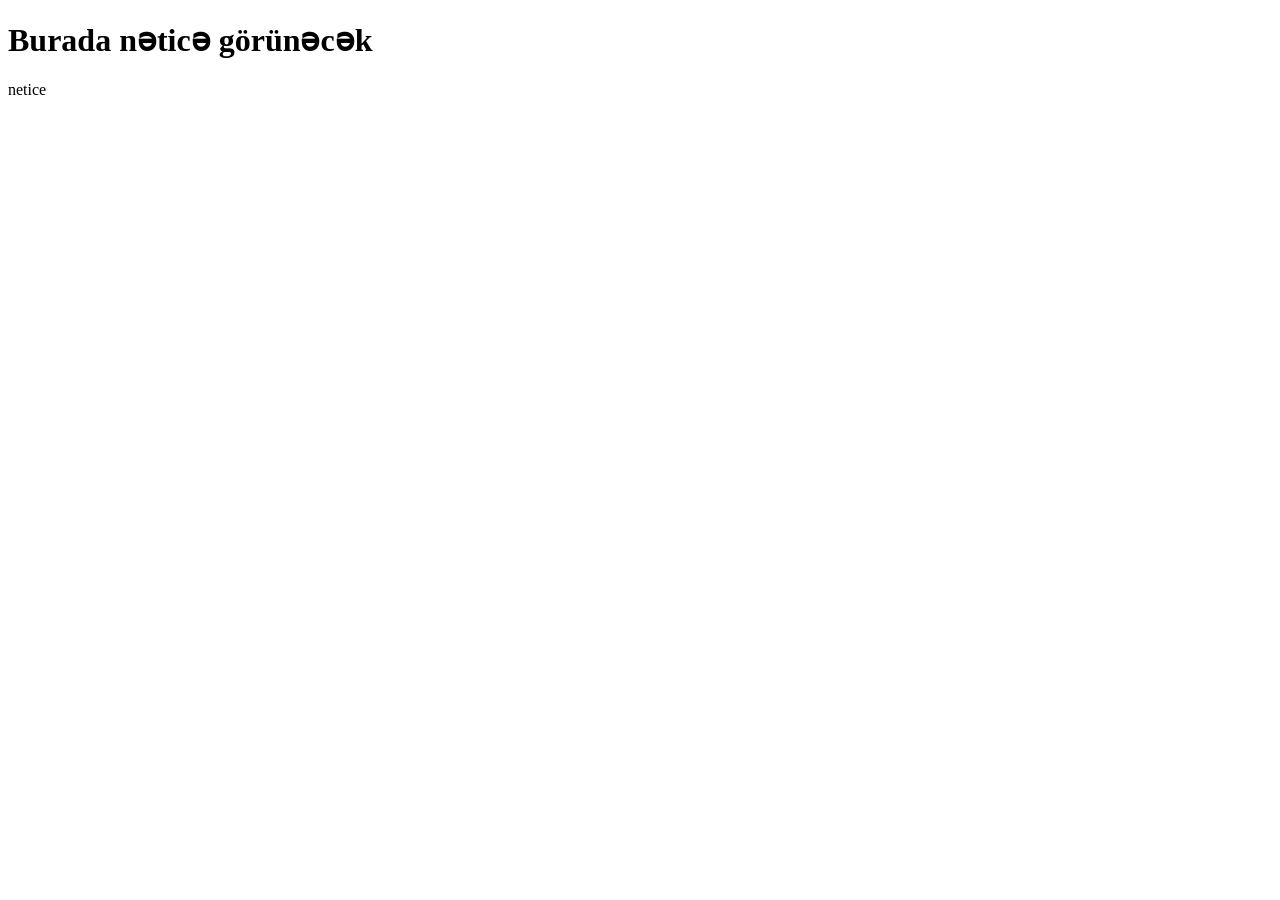
<file: java/index.html>
<!DOCTYPE html>
<html lang="en">
<head>
    <meta charset="UTF-8">
    <meta name="viewport" content="width=device-width, initial-scale=1.0">
    <title>JS tapşırıqlar</title>
</head>
<body>
    <h1 id="netice">Burada nəticə görünəcək</h1>
    <p> netice</p>
    <script src="script.js"></script>
    
</body>
</html>
</file>
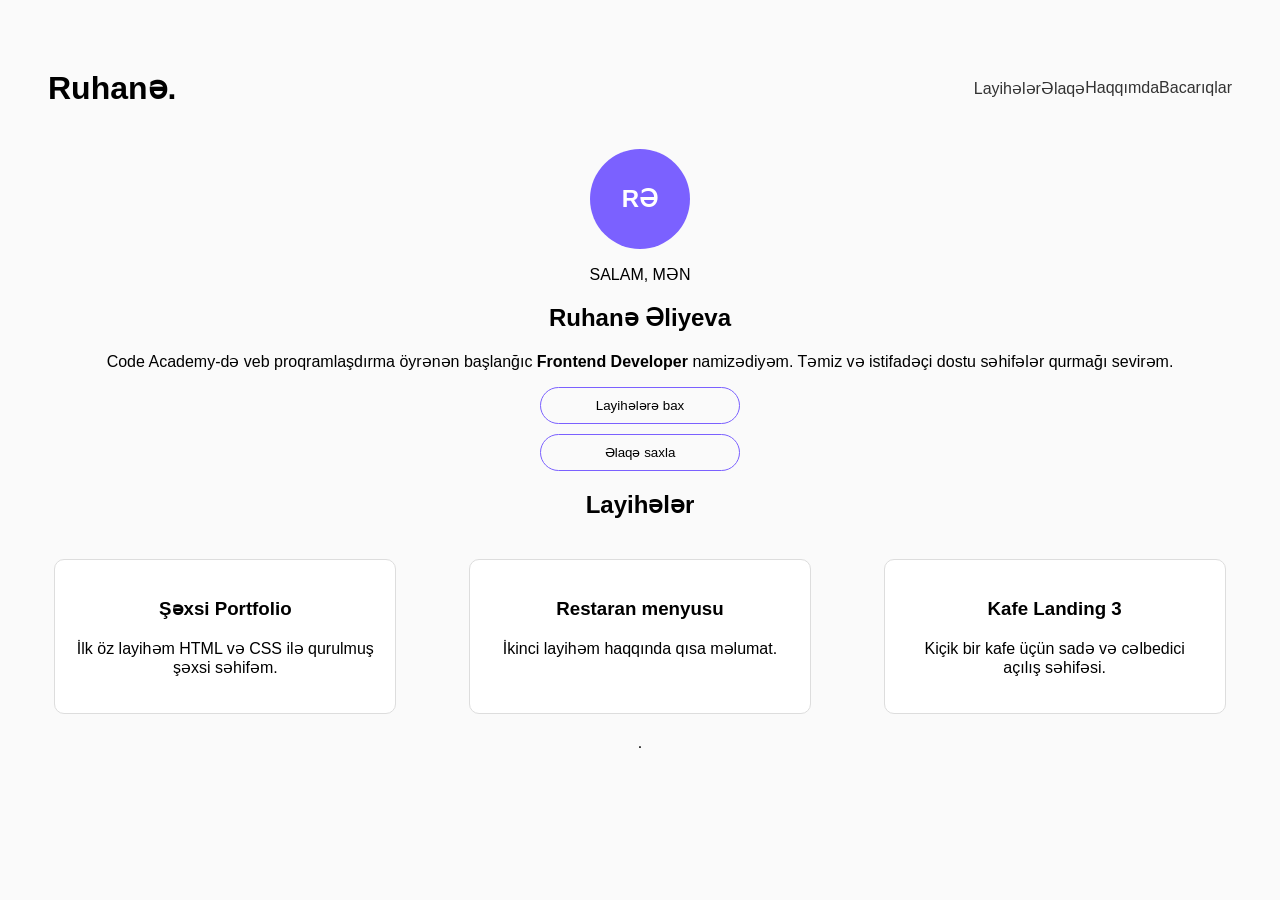
<file: layihe1/index.html>
<!DOCTYPE html>
<html lang="az">
<head>
    <meta charset="UTF-8">
    <meta name="viewport" content="width=device-width, initial-scale=1.0">
    <title>Ruhanə Əliyeva - Portfolio</title>
    <link rel="stylesheet" href="style.css">
</head>
<body>
    <header>
        <h1>Ruhanə.</h1>
        <!--Menyu bura əlavə olunur-->
        <nav>
            <ul>
                <li><a href="#projects">Layihələr</a></li>
                <li><a href="#contact">Əlaqə</a></li>
                <li><a href="#about">Haqqımda</a></li>
                <li><a href="#skills">Bacarıqlar</a></li>
            </ul>
        </nav>

    </header>
    <section class="hero">
        <div class="avatar">RƏ</div>
        <p>SALAM, MƏN</p>
        <h2>Ruhanə Əliyeva</h2>
        <p>Code Academy-də veb proqramlaşdırma öyrənən başlanğıc <strong>Frontend Developer</strong> namizədiyəm. Təmiz və istifadəçi dostu səhifələr qurmağı sevirəm.</p>
        <button>Layihələrə bax</button>
        <button>Əlaqə saxla</button>
    </section>

    <!--Layihələr bölməsi üçün container əlavə et-->
    <section id="projects" class="projects-section">
        <h2>Layihələr</h2>
        <div class="project-container">
            <div class="project-card">
                <h3>Şəxsi Portfolio</h3>
                <p>İlk öz layihəm HTML və CSS ilə qurulmuş şəxsi səhifəm.</p>
            </div>
            <div class="project-card">
                <h3>Restaran menyusu</h3>
                <p>İkinci layihəm haqqında qısa məlumat.</p>
            </div>
            <div class="project-card">
                <h3>Kafe Landing 3</h3>
                <p>Kiçik  bir kafe üçün sadə və cəlbedici açılış səhifəsi.</p>
            </div>
        </div>
    </section>
</body>
</html>
</head>
<body>

    <nav class="navbar">
        <div class="logo">
            <span class="dot">.</span>
        </
    </nav>

</body>
</html>
</file>
<file: layihe1/style.css>
body{
    font-family: Arial, sans-serif;
    text-align: center;
    background-color: #fafafa;
    padding: 20px;
}
.avatar {
    width: 100px;
    height: 100px;
    background-color: #7b61ff;
    color: white;
    border-radius: 50%;
    display: flex;
    align-items: center;
    justify-content: center;
    margin: 0 auto;
    font-size: 24px;
    font-weight: bold;
}
button {
    display: block;
    width: 200px;
    margin: 10px auto;
    padding: 10px;
    border-radius: 20px;
    border: 1px solid #7b61ff;
    background-color: transparent;
    cursor: pointer;
}
.project-card {
 border: 1px solid #ddd;
    border-radius: 10px;
    padding: 20px;
    margin: 20px auto;
    width: 300px;
    background-color: white;}
    
    .project-container {
    display: flex;
    justify-content: center;
    gap: 20px;
    flex-wrap: wrap;
    }
header{
    display: flex;
    justify-content: space-between;
    align-items: center;
    padding: 0 20px;
}
header .nav ul {
    display: flex;
    list-style: none;
    gap: 15px;
}
header nav a {
    text-decoration: none;
    color: #333;
}
nav ul {
    display: flex;
    list-style: none;
    padding: 0;
}
 header{
    
    display: flex;
    justify-content: space-between;
    align-items: center;
    padding: 20px;
 }
</file>
